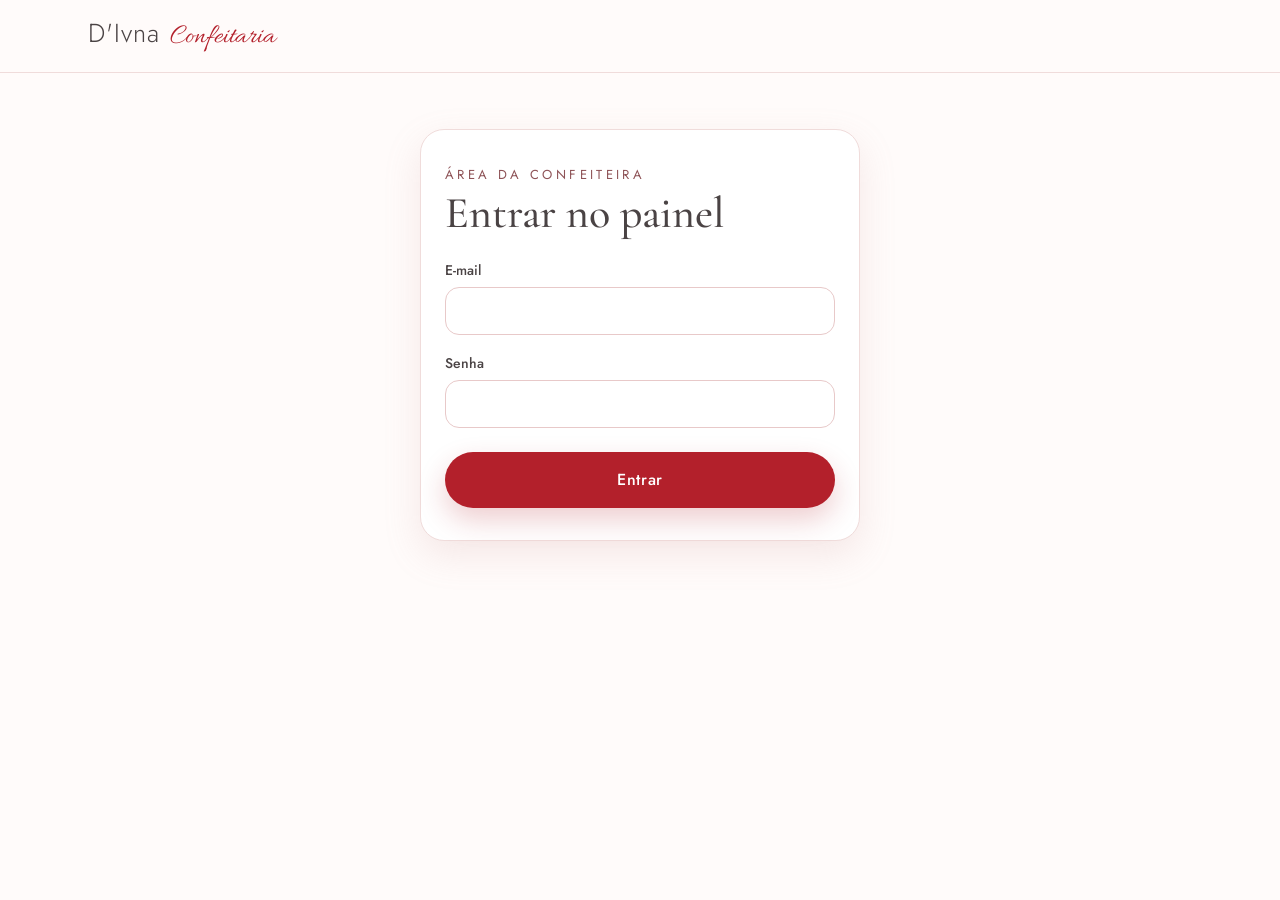
<file: pedidos.html>
<!DOCTYPE html>
<html lang="pt-BR">
<head>
  <meta charset="utf-8">
  <meta name="viewport" content="width=device-width, initial-scale=1">
  <meta name="robots" content="noindex, nofollow">
  <title>Pedidos | D'Ivna Confeitaria</title>
  <meta name="theme-color" content="#F9ECEB">
  <link rel="icon" type="image/svg+xml" href="assets/favicon.svg">

  <link rel="preconnect" href="https://fonts.googleapis.com">
  <link rel="preconnect" href="https://fonts.gstatic.com" crossorigin>
  <link href="https://fonts.googleapis.com/css2?family=Allura&family=Cormorant+Garamond:ital,wght@0,500;0,600;1,500&family=Jost:wght@300;400;500&display=swap" rel="stylesheet">
  <link rel="stylesheet" href="style.css">
  <link rel="stylesheet" href="pedidos.css">
</head>
<body class="adm">
  <!-- Painel privado da confeiteira. Os dados só aparecem para a conta autorizada
       (regras do banco em supabase/pedidos.sql). Esta página não aparece no site. -->

  <header class="topo">
    <div class="topo-interno">
      <a class="marca" href="index.html" aria-label="Ir para o site da D'Ivna Confeitaria">
        <span class="marca-nome">D'Ivna</span>
        <span class="marca-script">Confeitaria</span>
      </a>
      <div class="adm-conta" id="conta" hidden>
        <span class="adm-email" id="conta-email"></span>
        <button type="button" class="adm-btn-sec" id="btn-sair">Sair</button>
      </div>
    </div>
  </header>

  <main class="adm-main">
    <!-- ===================== AVISO DE CONFIGURAÇÃO ===================== -->
    <section class="adm-cartao adm-estreito" id="tela-config" hidden>
      <h1 class="adm-titulo">Painel ainda não configurado</h1>
      <p>Preencha <code>SUPABASE_URL</code> e <code>SUPABASE_CHAVE</code> no arquivo <code>config.js</code> (o README explica o passo a passo).</p>
    </section>

    <!-- ===================== LOGIN ===================== -->
    <section class="adm-cartao adm-estreito" id="tela-login" hidden aria-labelledby="titulo-login">
      <span class="eyebrow">Área da confeiteira</span>
      <h1 class="adm-titulo" id="titulo-login">Entrar no painel</h1>
      <form id="form-login" class="adm-form" novalidate>
        <div class="campo">
          <label for="login-email">E-mail</label>
          <input type="email" id="login-email" autocomplete="username" inputmode="email" required>
        </div>
        <div class="campo">
          <label for="login-senha">Senha</label>
          <input type="password" id="login-senha" autocomplete="current-password" required>
        </div>
        <p class="erro" id="erro-login" role="alert" hidden></p>
        <button type="submit" class="btn-principal btn-cheio" id="btn-entrar">Entrar</button>
      </form>
    </section>

    <!-- ===================== SEM PERMISSÃO ===================== -->
    <section class="adm-cartao adm-estreito" id="tela-sem-acesso" hidden>
      <h1 class="adm-titulo">Sem acesso</h1>
      <p>Esta conta entrou, mas não tem permissão para ver os pedidos. Peça para cadastrá-la como administradora (README, passo do Supabase).</p>
      <button type="button" class="adm-btn-sec" id="btn-sair-2">Sair e entrar com outra conta</button>
    </section>

    <!-- ===================== PAINEL ===================== -->
    <section id="tela-painel" hidden aria-labelledby="titulo-painel">
      <div class="adm-abas" role="group" aria-label="Seção do painel">
        <button type="button" class="adm-aba" data-aba="pedidos" aria-pressed="true">Pedidos</button>
        <button type="button" class="adm-aba" data-aba="depoimentos" aria-pressed="false">Depoimentos <span class="adm-contador" id="contador-dep" hidden>0</span></button>
      </div>

      <div id="aba-pedidos">
      <div class="adm-cabecalho">
        <div>
          <span class="eyebrow">Painel</span>
          <h1 class="adm-titulo" id="titulo-painel">Pedidos</h1>
        </div>
        <div class="adm-acoes">
          <button type="button" class="adm-btn-sec" id="btn-atualizar">Atualizar</button>
          <button type="button" class="adm-btn-sec" id="btn-csv">Baixar planilha (CSV)</button>
        </div>
      </div>

      <div class="adm-filtros">
        <div class="adm-chips" role="group" aria-label="Período">
          <button type="button" class="adm-chip" data-periodo="hoje">Hoje</button>
          <button type="button" class="adm-chip" data-periodo="semana">Esta semana</button>
          <button type="button" class="adm-chip" data-periodo="mes">Este mês</button>
          <button type="button" class="adm-chip" data-periodo="mes-passado">Mês passado</button>
          <button type="button" class="adm-chip" data-periodo="datas">Escolher datas</button>
        </div>
        <form class="adm-datas" id="form-datas" hidden>
          <label>De <input type="date" id="data-de" required></label>
          <label>Até <input type="date" id="data-ate" required></label>
          <button type="submit" class="adm-btn-sec">Ver</button>
        </form>
        <p class="adm-intervalo" id="intervalo" aria-live="polite"></p>
      </div>

      <div class="adm-resumo" id="resumo">
        <div class="adm-numero">
          <span class="adm-rotulo">Vendido</span>
          <strong id="r-vendido">R$ 0,00</strong>
          <span class="adm-detalhe" id="r-vendido-qtd">confirmados e entregues</span>
        </div>
        <div class="adm-numero">
          <span class="adm-rotulo">Aguardando confirmação</span>
          <strong id="r-novos">0</strong>
          <span class="adm-detalhe" id="r-novos-valor">R$ 0,00</span>
        </div>
        <div class="adm-numero">
          <span class="adm-rotulo">Pedidos no período</span>
          <strong id="r-total">0</strong>
          <span class="adm-detalhe" id="r-cancelados">0 cancelados</span>
        </div>
      </div>

      <div class="adm-chips adm-chips-status" role="group" aria-label="Filtrar por status">
        <button type="button" class="adm-chip" data-status="todos">Todos</button>
        <button type="button" class="adm-chip" data-status="novo">Novos</button>
        <button type="button" class="adm-chip" data-status="confirmado">Confirmados</button>
        <button type="button" class="adm-chip" data-status="entregue">Entregues</button>
        <button type="button" class="adm-chip" data-status="cancelado">Cancelados</button>
      </div>

      <p class="adm-aviso" id="aviso" role="status" hidden></p>
      <p class="adm-vazio" id="vazio" hidden>Nenhum pedido neste período.</p>
      <ol class="adm-lista" id="lista"></ol>
      </div>

      <!-- ===================== DEPOIMENTOS (aprovar antes de aparecer no site) ===================== -->
      <div id="aba-depoimentos" hidden>
        <div class="adm-cabecalho">
          <div>
            <span class="eyebrow">Painel</span>
            <h2 class="adm-titulo">Depoimentos</h2>
          </div>
          <div class="adm-acoes">
            <button type="button" class="adm-btn-sec" id="btn-atualizar-dep">Atualizar</button>
          </div>
        </div>
        <p class="adm-intro">Os depoimentos enviados pelos clientes chegam aqui como <strong>Pendentes</strong>. Só aparecem no site os que você <strong>aprovar</strong>.</p>

        <div class="adm-chips adm-chips-dep" role="group" aria-label="Filtrar depoimentos">
          <button type="button" class="adm-chip" data-dep-status="pendente">Pendentes</button>
          <button type="button" class="adm-chip" data-dep-status="aprovado">Aprovados</button>
          <button type="button" class="adm-chip" data-dep-status="escondido">Escondidos</button>
          <button type="button" class="adm-chip" data-dep-status="todos">Todos</button>
        </div>

        <p class="adm-aviso" id="aviso-dep" role="status" hidden></p>
        <p class="adm-vazio" id="vazio-dep" hidden>Nenhum depoimento aqui.</p>
        <ol class="adm-lista" id="lista-dep"></ol>
      </div>
    </section>
  </main>

  <script src="config.js"></script>
  <script src="pedidos.js"></script>
</body>
</html>
</file>
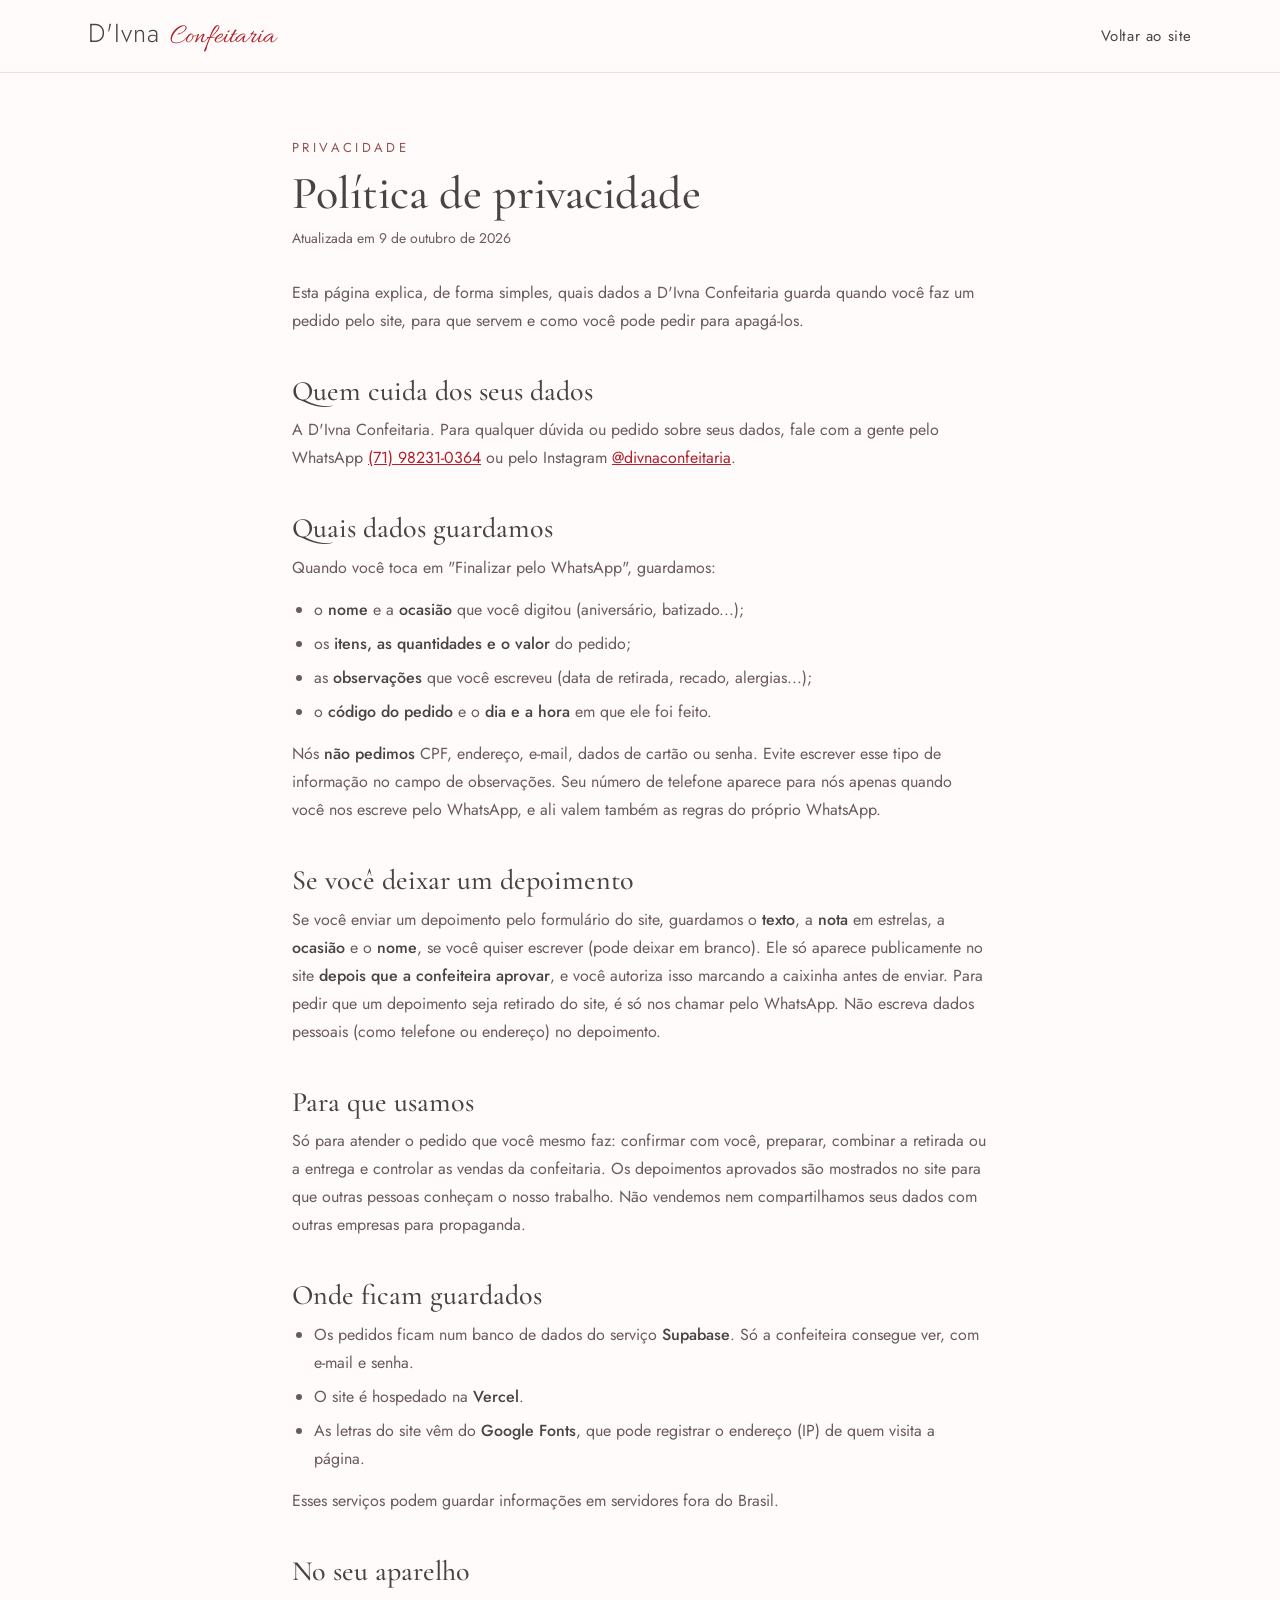
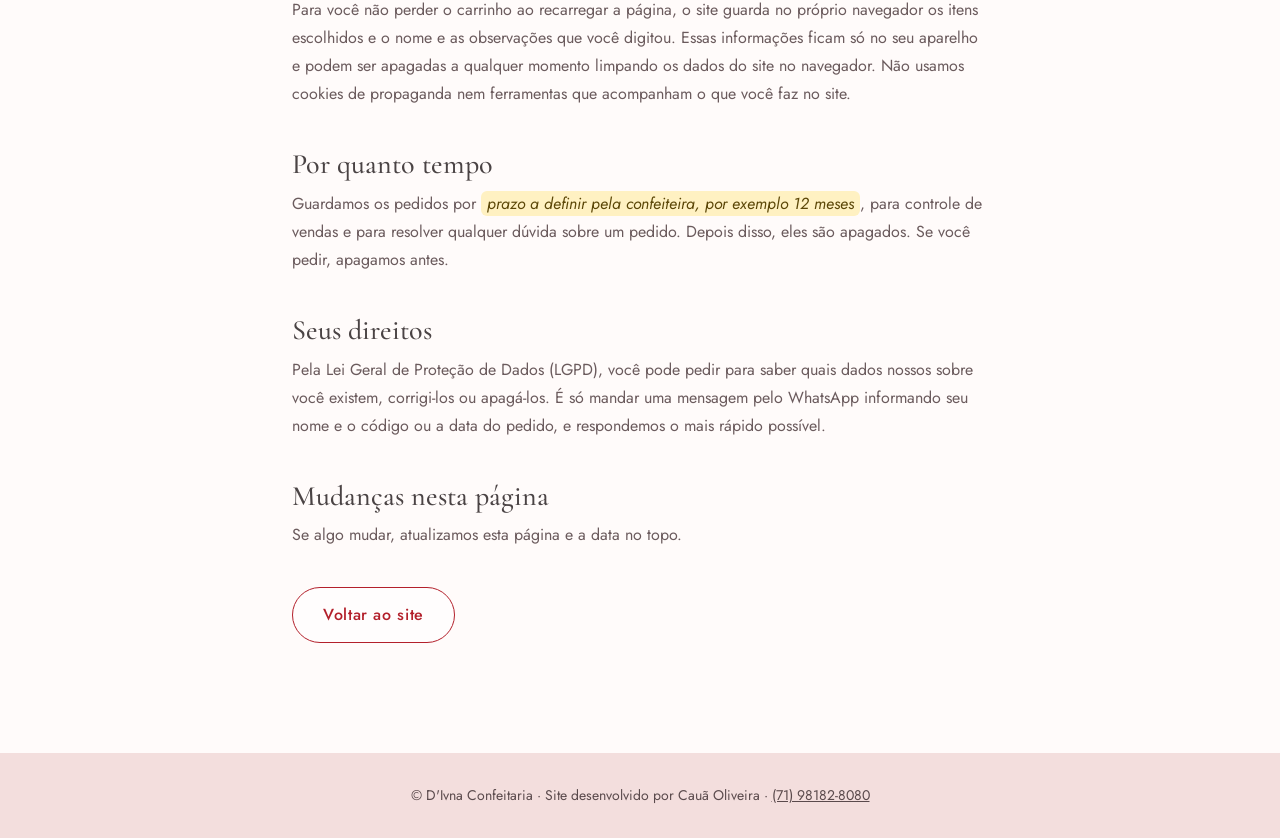
<file: privacidade.html>
<!DOCTYPE html>
<html lang="pt-BR">
<head>
  <meta charset="utf-8">
  <meta name="viewport" content="width=device-width, initial-scale=1">
  <title>Política de privacidade | D'Ivna Confeitaria</title>
  <meta name="description" content="Como a D'Ivna Confeitaria guarda e usa os dados de quem faz um pedido pelo site.">
  <meta name="theme-color" content="#F9ECEB">
  <link rel="canonical" href="https://divnaconfeitaria.com.br/privacidade.html">
  <link rel="icon" type="image/svg+xml" href="assets/favicon.svg">

  <link rel="preconnect" href="https://fonts.googleapis.com">
  <link rel="preconnect" href="https://fonts.gstatic.com" crossorigin>
  <link href="https://fonts.googleapis.com/css2?family=Allura&family=Cormorant+Garamond:ital,wght@0,500;0,600;1,500&family=Jost:wght@300;400;500&display=swap" rel="stylesheet">
  <link rel="stylesheet" href="style.css">
</head>
<body>
  <header class="topo">
    <div class="topo-interno">
      <a class="marca" href="index.html" aria-label="D'Ivna Confeitaria, voltar ao site">
        <span class="marca-nome">D'Ivna</span>
        <span class="marca-script">Confeitaria</span>
      </a>
      <nav class="nav" aria-label="Principal">
        <a class="link" href="index.html">Voltar ao site</a>
      </nav>
    </div>
  </header>

  <main class="pagina-texto">
    <span class="eyebrow">Privacidade</span>
    <h1 class="titulo-secao">Política de privacidade</h1>
    <p class="pagina-data">Atualizada em 9 de outubro de 2026</p>

    <p>Esta página explica, de forma simples, quais dados a D'Ivna Confeitaria guarda quando você faz um pedido pelo site, para que servem e como você pode pedir para apagá-los.</p>

    <h2>Quem cuida dos seus dados</h2>
    <p>A D'Ivna Confeitaria. Para qualquer dúvida ou pedido sobre seus dados, fale com a gente pelo WhatsApp
      <a href="https://wa.me/5571982310364" target="_blank" rel="noopener">(71) 98231-0364</a>
      ou pelo Instagram <a href="https://www.instagram.com/divnaconfeitaria" target="_blank" rel="noopener">@divnaconfeitaria</a>.</p>

    <h2>Quais dados guardamos</h2>
    <p>Quando você toca em "Finalizar pelo WhatsApp", guardamos:</p>
    <ul>
      <li>o <strong>nome</strong> e a <strong>ocasião</strong> que você digitou (aniversário, batizado...);</li>
      <li>os <strong>itens, as quantidades e o valor</strong> do pedido;</li>
      <li>as <strong>observações</strong> que você escreveu (data de retirada, recado, alergias...);</li>
      <li>o <strong>código do pedido</strong> e o <strong>dia e a hora</strong> em que ele foi feito.</li>
    </ul>
    <p>Nós <strong>não pedimos</strong> CPF, endereço, e-mail, dados de cartão ou senha. Evite escrever esse tipo de informação no campo de observações. Seu número de telefone aparece para nós apenas quando você nos escreve pelo WhatsApp, e ali valem também as regras do próprio WhatsApp.</p>

    <h2>Se você deixar um depoimento</h2>
    <p>Se você enviar um depoimento pelo formulário do site, guardamos o <strong>texto</strong>, a <strong>nota</strong> em estrelas, a <strong>ocasião</strong> e o <strong>nome</strong>, se você quiser escrever (pode deixar em branco). Ele só aparece publicamente no site <strong>depois que a confeiteira aprovar</strong>, e você autoriza isso marcando a caixinha antes de enviar. Para pedir que um depoimento seja retirado do site, é só nos chamar pelo WhatsApp. Não escreva dados pessoais (como telefone ou endereço) no depoimento.</p>

    <h2>Para que usamos</h2>
    <p>Só para atender o pedido que você mesmo faz: confirmar com você, preparar, combinar a retirada ou a entrega e controlar as vendas da confeitaria. Os depoimentos aprovados são mostrados no site para que outras pessoas conheçam o nosso trabalho. Não vendemos nem compartilhamos seus dados com outras empresas para propaganda.</p>

    <h2>Onde ficam guardados</h2>
    <ul>
      <li>Os pedidos ficam num banco de dados do serviço <strong>Supabase</strong>. Só a confeiteira consegue ver, com e-mail e senha.</li>
      <li>O site é hospedado na <strong>Vercel</strong>.</li>
      <li>As letras do site vêm do <strong>Google Fonts</strong>, que pode registrar o endereço (IP) de quem visita a página.</li>
    </ul>
    <p>Esses serviços podem guardar informações em servidores fora do Brasil.</p>

    <h2>No seu aparelho</h2>
    <p>Para você não perder o carrinho ao recarregar a página, o site guarda no próprio navegador os itens escolhidos e o nome e as observações que você digitou. Essas informações ficam só no seu aparelho e podem ser apagadas a qualquer momento limpando os dados do site no navegador. Não usamos cookies de propaganda nem ferramentas que acompanham o que você faz no site.</p>

    <h2>Por quanto tempo</h2>
    <p>Guardamos os pedidos por <span class="completar">prazo a definir pela confeiteira, por exemplo 12 meses</span>, para controle de vendas e para resolver qualquer dúvida sobre um pedido. Depois disso, eles são apagados. Se você pedir, apagamos antes.</p>

    <h2>Seus direitos</h2>
    <p>Pela Lei Geral de Proteção de Dados (LGPD), você pode pedir para saber quais dados nossos sobre você existem, corrigi-los ou apagá-los. É só mandar uma mensagem pelo WhatsApp informando seu nome e o código ou a data do pedido, e respondemos o mais rápido possível.</p>

    <h2>Mudanças nesta página</h2>
    <p>Se algo mudar, atualizamos esta página e a data no topo.</p>

    <p><a class="btn-secundario" href="index.html">Voltar ao site</a></p>
  </main>

  <footer class="rodape rodape-simples">
    <div class="rodape-interno">
      <p class="copy">© D'Ivna Confeitaria<span class="copy-sep" aria-hidden="true"> · </span><span class="copy-autor">Site desenvolvido por Cauã Oliveira · <a class="copy-tel" href="https://wa.me/5571981828080" target="_blank" rel="noopener" aria-label="Falar com o desenvolvedor, Cauã Oliveira, pelo WhatsApp">(71) 98182-8080</a></span></p>
    </div>
  </footer>
</body>
</html>
</file>
<file: style.css>
/* =====================================================================
   D'Ivna Confeitaria — estilos
   Paleta, tipografia e componentes. Mobile-first.
   ===================================================================== */

:root {
  --fundo: #FFFBFA;
  --fundo-hero: #F9ECEB;
  --rosa-claro: #F3DEDD;
  --rosa-seda: #E8C9C9;
  --rosa-taupe: #D9A5A7;
  --rosa-profundo: #C98F91;
  --rosa-texto: #8E5357;
  --cereja: #B3202B;
  --cereja-escura: #951A24;
  --cereja-suave: #FBEFEF;
  --texto: #4A4344;
  --texto-suave: #6B5B5D;
  --linha: #F0DCDB;

  --fonte-titulo: "Cormorant Garamond", Georgia, "Times New Roman", serif;
  --fonte-texto: "Jost", system-ui, -apple-system, "Segoe UI", Roboto, sans-serif;
  --fonte-script: "Allura", "Brush Script MT", cursive;

  --topo-h: 72px;
  --raio-card: 24px;
  --sombra-suave: 0 14px 36px rgba(201, 143, 145, 0.18);
}

/* ---------- Base ---------- */
*, *::before, *::after { box-sizing: border-box; }

html {
  scroll-behavior: smooth;
  -webkit-text-size-adjust: 100%;
}

body {
  margin: 0;
  background: var(--fundo);
  color: var(--texto);
  font-family: var(--fonte-texto);
  font-size: 16px;
  line-height: 1.5;
  -webkit-font-smoothing: antialiased;
}

body.sem-rolagem { overflow: hidden; }

img, svg { display: block; max-width: 100%; }
button, input, textarea { font: inherit; color: inherit; }
button { cursor: pointer; }
a { color: inherit; text-decoration: none; }
[hidden] { display: none !important; }
[tabindex="-1"]:focus { outline: none; }

:focus-visible {
  outline: 3px solid var(--cereja);
  outline-offset: 3px;
  border-radius: 8px;
}

.sr-only {
  position: absolute;
  width: 1px; height: 1px;
  margin: -1px; padding: 0;
  overflow: hidden;
  clip: rect(0, 0, 0, 0);
  white-space: nowrap;
  border: 0;
}

.pular-link {
  position: absolute;
  left: 12px; top: -64px;
  z-index: 100;
  padding: 10px 18px;
  border-radius: 999px;
  background: var(--cereja);
  color: #fff;
}
.pular-link:focus { top: 12px; }

/* ---------- Cabeçalho ---------- */
.topo {
  position: sticky;
  top: 0;
  z-index: 30;
  background: rgba(255, 251, 250, 0.92);
  -webkit-backdrop-filter: blur(10px);
  backdrop-filter: blur(10px);
  border-bottom: 1px solid var(--linha);
}

.topo-interno {
  display: flex;
  align-items: center;
  justify-content: space-between;
  gap: 16px;
  max-width: 1200px;
  min-height: var(--topo-h);
  margin: 0 auto;
  padding: 12px clamp(16px, 5vw, 48px);
}

.marca { display: flex; align-items: baseline; gap: 10px; }
.marca-nome { font-weight: 300; font-size: 26px; letter-spacing: 0.04em; }
.marca-script { font-family: var(--fonte-script); font-size: 28px; color: var(--cereja); }

.nav { display: flex; align-items: center; gap: 28px; }
.nav .link { font-size: 15px; letter-spacing: 0.04em; }
.nav .link:hover { color: var(--cereja); }

.btn-carrinho {
  display: inline-flex;
  align-items: center;
  gap: 10px;
  height: 44px;
  padding: 0 16px 0 18px;
  border: 1px solid var(--rosa-seda);
  border-radius: 999px;
  background: #fff;
  font-size: 15px;
  transition: border-color 0.2s, box-shadow 0.2s;
}
.btn-carrinho:hover { border-color: var(--rosa-taupe); box-shadow: 0 6px 16px rgba(201, 143, 145, 0.18); }

.contador {
  display: inline-flex;
  align-items: center;
  justify-content: center;
  min-width: 22px;
  height: 22px;
  padding: 0 6px;
  border-radius: 11px;
  background: var(--cereja);
  color: #fff;
  font-size: 12px;
  font-weight: 500;
}
.contador.pulo { animation: pulo 0.4s ease; }
@keyframes pulo {
  0% { transform: scale(1); }
  40% { transform: scale(1.35); }
  100% { transform: scale(1); }
}

/* ---------- Hero ---------- */
.hero {
  background: var(--fundo-hero);
  padding: 40px clamp(16px, 5vw, 64px) 80px;
  text-align: center;
}

.hero-interno {
  display: flex;
  flex-direction: column;
  align-items: center;
  gap: 28px;
  max-width: 720px;
  margin: 0 auto;
}

/* A logo tem fundo branco: "multiply" faz o branco sumir sobre o rosa */
.logo {
  width: min(480px, 100%);
  height: auto;
  mix-blend-mode: multiply;
}

.hero h1 {
  margin: 0;
  font-family: var(--fonte-titulo);
  font-weight: 500;
  font-size: clamp(34px, 5vw, 50px);
  line-height: 1.12;
}
.hero h1 em { font-style: italic; color: var(--cereja); }

.hero-texto {
  margin: 0;
  max-width: 540px;
  font-size: 18px;
  line-height: 1.65;
  color: var(--texto-suave);
}

.hero-nota { margin: 0; font-size: 14px; color: var(--texto-suave); }

.hero-conteudo {
  display: flex;
  flex-direction: column;
  align-items: center;
  gap: 28px;
}

.hero-botoes {
  display: flex;
  flex-wrap: wrap;
  justify-content: center;
  gap: 12px;
}

/* Fotos do topo (destaques de galeria.js). Celular: faixa com três fotos */
.hero-mosaico {
  display: grid;
  grid-template-columns: repeat(3, minmax(0, 1fr));
  gap: 10px;
  width: 100%;
  max-width: 560px;
}
.mosaico-item {
  aspect-ratio: 3 / 4;
  border-radius: 18px;
  overflow: hidden;
  background: var(--rosa-claro);
  box-shadow: var(--sombra-suave);
}
.mosaico-item img { width: 100%; height: 100%; object-fit: cover; }
.mosaico-item .foto-vazia { gap: 4px; padding: 8px; }
.mosaico-item .foto-vazia svg { width: 28px; height: 28px; }
.mosaico-item .foto-vazia-legenda { font-size: 14px; }
.mosaico-item .foto-vazia-aviso { display: none; }

/* Computador: texto à esquerda, fotos à direita */
@media (min-width: 960px) {
  .hero.com-mosaico { padding-top: 64px; padding-bottom: 96px; text-align: left; }
  .hero.com-mosaico .hero-interno {
    flex-direction: row;
    justify-content: space-between;
    gap: clamp(40px, 6vw, 88px);
    max-width: 1200px;
  }
  .hero.com-mosaico .hero-conteudo { flex: 1 1 0; align-items: flex-start; }
  .hero.com-mosaico .logo { width: min(400px, 100%); }
  .hero.com-mosaico .hero-botoes { justify-content: flex-start; }

  .hero-mosaico {
    flex: 1 1 0;
    grid-template-columns: minmax(0, 1.15fr) minmax(0, 1fr);
    grid-template-rows: repeat(2, minmax(0, 1fr));
    gap: 16px;
    max-width: 540px;
    aspect-ratio: 1 / 1.05;
  }
  .mosaico-item { aspect-ratio: auto; border-radius: 24px; }
  .mosaico-item:first-child { grid-row: span 2; }
  .mosaico-item .foto-vazia { gap: 8px; padding: 16px; }
  .mosaico-item .foto-vazia svg { width: 40px; height: 40px; }
  .mosaico-item .foto-vazia-legenda { font-size: 19px; }
  .mosaico-item .foto-vazia-aviso { display: block; }
}

/* ---------- Botões principais ---------- */
.btn-principal {
  display: inline-flex;
  align-items: center;
  justify-content: center;
  gap: 12px;
  min-height: 56px;
  padding: 0 34px;
  border: none;
  border-radius: 999px;
  background: var(--cereja);
  color: #fff;
  font-size: 16px;
  font-weight: 500;
  letter-spacing: 0.04em;
  box-shadow: 0 12px 28px rgba(179, 32, 43, 0.22);
  transition: background 0.2s, transform 0.2s, box-shadow 0.2s;
}
.btn-principal:hover {
  background: var(--cereja-escura);
  transform: translateY(-2px);
  box-shadow: 0 16px 32px rgba(179, 32, 43, 0.28);
}
.btn-principal:disabled {
  background: var(--rosa-seda);
  color: #5A4A4C;
  box-shadow: none;
  cursor: not-allowed;
  transform: none;
}
.btn-cheio { width: 100%; }

.btn-secundario {
  display: inline-flex;
  align-items: center;
  justify-content: center;
  gap: 10px;
  min-height: 56px;
  padding: 0 30px;
  border: 1.5px solid var(--cereja);
  border-radius: 999px;
  background: rgba(255, 255, 255, 0.6);
  color: var(--cereja);
  font-size: 16px;
  font-weight: 500;
  letter-spacing: 0.04em;
  transition: background 0.2s, transform 0.2s;
}
.btn-secundario:hover { background: var(--cereja-suave); transform: translateY(-2px); }

/* Botão branco sobre a faixa vermelha de festas */
.btn-claro {
  display: inline-flex;
  align-items: center;
  justify-content: center;
  gap: 12px;
  min-height: 56px;
  padding: 0 32px;
  border-radius: 999px;
  background: #fff;
  color: var(--cereja);
  font-size: 16px;
  font-weight: 500;
  letter-spacing: 0.03em;
  box-shadow: 0 14px 30px rgba(60, 10, 14, 0.25);
  transition: background 0.2s, transform 0.2s;
}
.btn-claro:hover { background: var(--cereja-suave); transform: translateY(-2px); }

/* ---------- Seção do cardápio ---------- */
.cardapio {
  padding: 96px clamp(16px, 5vw, 64px) 120px;
  scroll-margin-top: var(--topo-h);
}

.cardapio-interno {
  display: flex;
  flex-direction: column;
  gap: 44px;
  max-width: 880px;
  margin: 0 auto;
}

.cabecalho-secao {
  display: flex;
  flex-direction: column;
  align-items: center;
  gap: 12px;
  text-align: center;
}

.eyebrow {
  font-size: 13px;
  letter-spacing: 0.26em;
  text-transform: uppercase;
  color: var(--rosa-texto);
}

.titulo-secao {
  margin: 0;
  font-family: var(--fonte-titulo);
  font-weight: 500;
  font-size: clamp(34px, 4.4vw, 46px);
  line-height: 1.1;
}

.subtitulo-secao { margin: 0; color: var(--texto-suave); }

/* ---------- Categorias (sanfona) ---------- */
.categorias { display: flex; flex-direction: column; gap: 16px; }

.categoria {
  background: #fff;
  border: 1px solid var(--linha);
  border-radius: var(--raio-card);
  scroll-margin-top: calc(var(--topo-h) + 16px);
  transition: border-color 0.25s, box-shadow 0.25s;
}
.categoria.aberta {
  border-color: var(--rosa-seda);
  box-shadow: var(--sombra-suave);
}

.categoria-titulo { margin: 0; font: inherit; }

.categoria-botao {
  display: flex;
  align-items: center;
  gap: 20px;
  width: 100%;
  padding: 20px 24px;
  border: none;
  border-radius: var(--raio-card);
  background: transparent;
  text-align: left;
}

.cat-icone {
  display: grid;
  place-items: center;
  flex: none;
  width: 56px;
  height: 56px;
  border-radius: 50%;
  background: var(--rosa-claro);
  overflow: hidden;
}
.categoria:nth-child(even) .cat-icone { background: var(--rosa-seda); }
.cat-icone.com-foto img { width: 100%; height: 100%; object-fit: cover; }

.cat-textos {
  display: flex;
  flex-direction: column;
  gap: 2px;
  flex: 1;
  min-width: 0;
}
.cat-nome {
  font-family: var(--fonte-titulo);
  font-weight: 500;
  font-size: 28px;
  line-height: 1.1;
}
.cat-apoio { font-size: 14px; color: var(--texto-suave); }

.cat-seta {
  display: grid;
  place-items: center;
  flex: none;
  width: 44px;
  height: 44px;
  border: 1px solid var(--rosa-seda);
  border-radius: 50%;
  transition: transform 0.3s, background 0.3s;
}
.categoria.aberta .cat-seta { transform: rotate(180deg); background: var(--fundo-hero); }

/* Abre e fecha animando a altura (grid 0fr -> 1fr) */
.categoria-painel {
  display: grid;
  grid-template-rows: 0fr;
  visibility: hidden;
  transition: grid-template-rows 0.32s ease, visibility 0s linear 0.32s;
}
.categoria.aberta .categoria-painel {
  grid-template-rows: 1fr;
  visibility: visible;
  transition: grid-template-rows 0.32s ease, visibility 0s;
}
.categoria-conteudo { min-height: 0; overflow: hidden; }
.categoria-miolo {
  margin: 0 28px;
  padding: 4px 0 24px;
  border-top: 1px solid var(--linha);
}

/* ---------- Seções e itens ---------- */
.secao + .secao { margin-top: 20px; }

.secao-topo {
  display: flex;
  align-items: baseline;
  justify-content: space-between;
  gap: 12px;
  padding: 16px 0 4px;
}
.secao-titulo {
  margin: 0;
  font-family: var(--fonte-titulo);
  font-style: italic;
  font-weight: 500;
  font-size: 22px;
}
.secao-preco {
  font-size: 15px;
  font-weight: 500;
  color: var(--cereja);
  white-space: nowrap;
}

.lista-itens {
  display: grid;
  grid-template-columns: repeat(auto-fit, minmax(min(100%, 300px), 1fr));
  column-gap: 40px;
  margin: 0;
  padding: 0;
  list-style: none;
}

.item {
  display: flex;
  align-items: center;
  gap: 12px;
  min-height: 64px;
  padding: 10px 0;
  border-bottom: 1px solid var(--linha);
}
.item-textos { display: flex; flex-direction: column; flex: 1; min-width: 0; }
.item-nome { font-size: 16px; line-height: 1.3; }
.item-obs { font-size: 13px; color: var(--texto-suave); }
.item-preco { font-weight: 500; color: var(--cereja); white-space: nowrap; }
.item-controle { display: flex; flex: none; }

/* ---------- Controles de quantidade ---------- */
.btn-mais {
  display: grid;
  place-items: center;
  width: 44px;
  height: 44px;
  border: 1.5px solid var(--cereja);
  border-radius: 50%;
  background: #fff;
  color: var(--cereja);
  transition: background 0.2s, transform 0.15s;
}
.btn-mais:hover { background: var(--cereja-suave); }
.btn-mais:active { transform: scale(0.94); }

.stepper {
  display: flex;
  align-items: center;
  height: 44px;
  padding: 0 4px;
  border: 1.5px solid var(--cereja);
  border-radius: 999px;
  background: #fff;
  color: var(--cereja);
}
.stepper button {
  display: grid;
  place-items: center;
  width: 36px;
  height: 36px;
  padding: 0;
  border: none;
  border-radius: 50%;
  background: transparent;
  color: var(--cereja);
  transition: background 0.2s;
}
.stepper button:hover { background: var(--cereja-suave); }
.stepper input {
  width: 46px;
  padding: 0;
  border: none;
  background: transparent;
  color: var(--texto);
  font-size: 16px;
  font-weight: 500;
  text-align: center;
}
.stepper input:focus-visible { outline-offset: 0; border-radius: 6px; }

.btn-consultar {
  display: inline-flex;
  align-items: center;
  gap: 8px;
  height: 44px;
  padding: 0 16px;
  border: 1.5px solid var(--cereja);
  border-radius: 999px;
  color: var(--cereja);
  font-size: 14px;
  font-weight: 500;
  white-space: nowrap;
  transition: background 0.2s;
}
.btn-consultar:hover { background: var(--cereja-suave); }

.aviso-min {
  align-self: center;
  margin: 0;
  padding: 10px 20px;
  border-radius: 999px;
  background: var(--rosa-claro);
  color: #5A4A4C;
  font-size: 14px;
  text-align: center;
}

/* ---------- Barra flutuante do carrinho ---------- */
.barra {
  position: fixed;
  left: 50%;
  bottom: 20px;
  z-index: 40;
  display: flex;
  align-items: center;
  justify-content: space-between;
  gap: 20px;
  width: min(560px, calc(100% - 32px));
  padding: 8px 8px 8px 24px;
  border-radius: 999px;
  background: var(--texto);
  color: #fff;
  box-shadow: 0 18px 40px rgba(74, 67, 68, 0.28);
  transform: translateX(-50%);
  animation: subir 0.35s ease;
}
@keyframes subir {
  from { opacity: 0; transform: translate(-50%, 16px); }
  to { opacity: 1; transform: translate(-50%, 0); }
}
.barra-resumo { display: flex; align-items: center; gap: 10px; min-width: 0; font-size: 15px; white-space: nowrap; }
.btn-barra {
  height: 48px;
  padding: 0 22px;
  border: none;
  border-radius: 999px;
  background: var(--cereja);
  color: #fff;
  font-size: 15px;
  font-weight: 500;
  letter-spacing: 0.03em;
  white-space: nowrap;
  transition: background 0.2s;
}
.btn-barra:hover { background: var(--cereja-escura); }
.barra :focus-visible { outline-color: #fff; }

/* ---------- Painel do carrinho ---------- */
.overlay {
  position: fixed;
  inset: 0;
  z-index: 50;
  background: rgba(74, 67, 68, 0.4);
  opacity: 0;
  visibility: hidden;
  transition: opacity 0.3s, visibility 0s linear 0.3s;
}
.overlay.aberto { opacity: 1; visibility: visible; transition: opacity 0.3s; }

/* Celular: painel sobe de baixo */
.painel {
  position: fixed;
  left: 0; right: 0; bottom: 0;
  z-index: 60;
  display: flex;
  flex-direction: column;
  max-height: 92vh;
  max-height: 92dvh;
  border-radius: 24px 24px 0 0;
  background: var(--fundo);
  box-shadow: 0 -20px 60px rgba(74, 67, 68, 0.2);
  transform: translateY(100%);
  visibility: hidden;
  transition: transform 0.32s ease, visibility 0s linear 0.32s;
}
.painel.aberto { transform: none; visibility: visible; transition: transform 0.32s ease, visibility 0s; }

/* Computador: painel lateral */
@media (min-width: 768px) {
  .painel {
    top: 0; left: auto;
    width: min(460px, 100%);
    height: 100vh;
    height: 100dvh;
    max-height: none;
    border-radius: 24px 0 0 24px;
    box-shadow: -20px 0 60px rgba(74, 67, 68, 0.2);
    transform: translateX(100%);
  }
}

.painel-topo {
  display: flex;
  align-items: center;
  justify-content: space-between;
  padding: 20px 20px 8px;
}
.painel-topo h2 {
  margin: 0;
  font-family: var(--fonte-titulo);
  font-weight: 500;
  font-size: 32px;
  line-height: 1.1;
}

.btn-icone {
  display: grid;
  place-items: center;
  width: 44px;
  height: 44px;
  border: 1px solid var(--rosa-seda);
  border-radius: 50%;
  background: #fff;
}

.painel-corpo {
  display: flex;
  flex-direction: column;
  flex: 1;
  gap: 20px;
  padding: 12px 20px 20px;
  overflow-y: auto;
  overscroll-behavior: contain;
}

.vazio {
  margin: 0;
  padding: 24px 16px;
  border: 1px dashed var(--rosa-seda);
  border-radius: 20px;
  color: var(--texto-suave);
  text-align: center;
}

.itens-carrinho {
  border: 1px solid var(--linha);
  border-radius: 20px;
  background: #fff;
}
.linha-carrinho {
  display: flex;
  align-items: center;
  gap: 14px;
  padding: 12px 14px;
}
.linha-carrinho + .linha-carrinho { border-top: 1px solid var(--linha); }
.linha-textos { display: flex; flex-direction: column; gap: 2px; flex: 1; min-width: 0; }
.linha-nome {
  margin: 0;
  font-family: var(--fonte-titulo);
  font-weight: 500;
  font-size: 20px;
  line-height: 1.15;
}
.linha-calculo { font-size: 13px; color: var(--texto-suave); }
.linha-subtotal { font-size: 16px; font-weight: 500; color: var(--cereja); }
.linha-acoes { display: flex; flex-direction: column; align-items: flex-end; gap: 2px; flex: none; }
.link-remover { padding: 6px 4px; }

.campo { display: flex; flex-direction: column; gap: 6px; }
.campo label { font-size: 14px; font-weight: 500; }
.campo input,
.campo textarea {
  width: 100%;
  border: 1px solid var(--rosa-seda);
  border-radius: 14px;
  background: #fff;
  color: var(--texto);
  font-size: 16px;
}
.campo input { height: 48px; padding: 0 16px; }
.campo textarea { min-height: 84px; padding: 12px 16px; resize: vertical; }
.campo input[aria-invalid="true"] { border-color: var(--cereja); }
.erro { margin: 0; font-size: 13px; color: var(--cereja); }

.painel-rodape {
  display: flex;
  flex-direction: column;
  gap: 14px;
  padding: 16px 20px calc(24px + env(safe-area-inset-bottom, 0px));
  border-top: 1px solid var(--linha);
  background: var(--fundo);
}
.total { display: flex; align-items: baseline; justify-content: space-between; }
.total span { color: var(--texto-suave); }
.total-valor {
  font-family: var(--fonte-titulo);
  font-weight: 600;
  font-size: 34px;
  line-height: 1;
  color: var(--cereja);
}
.nota-painel {
  margin: 0;
  font-size: 13px;
  line-height: 1.5;
  text-align: center;
  color: var(--texto-suave);
}
.nota-painel a { text-decoration: underline; color: var(--cereja); }

.link-discreto {
  align-self: center;
  padding: 8px;
  border: none;
  background: none;
  font-size: 13px;
  color: var(--texto-suave);
  text-decoration: underline;
}
.link-discreto:hover { color: var(--cereja); }

/* ---------- Seções da página: estrutura comum ---------- */
main > section[id] { scroll-margin-top: var(--topo-h); }

.vitrine,
.passos,
.depoimentos,
.sobre,
.duvidas { padding: 96px clamp(16px, 5vw, 64px); }

.passos,
.depoimentos,
.duvidas { background: var(--fundo-hero); }

.secao-interna {
  display: flex;
  flex-direction: column;
  gap: 44px;
  max-width: 1100px;
  margin: 0 auto;
}
.secao-estreita { max-width: 760px; }

/* Texto provisório que ainda precisa ser trocado pelo texto real */
.completar {
  padding: 1px 6px;
  border-radius: 6px;
  background: #FFF1C2;
  color: #5C4708;
  font-style: italic;
  -webkit-box-decoration-break: clone;
  box-decoration-break: clone;
}

/* Quadro no lugar de uma foto que ainda não foi colocada */
.foto-vazia {
  display: flex;
  flex-direction: column;
  align-items: center;
  justify-content: center;
  gap: 8px;
  width: 100%;
  height: 100%;
  padding: 16px;
  background: linear-gradient(150deg, var(--rosa-claro), var(--fundo-hero) 70%);
  text-align: center;
}
.galeria-item:nth-child(3n+2) .foto-vazia,
.mosaico-item:nth-child(2) .foto-vazia { background: linear-gradient(150deg, var(--rosa-seda), var(--rosa-claro) 75%); }
.galeria-item:nth-child(3n) .foto-vazia,
.mosaico-item:nth-child(3) .foto-vazia { background: linear-gradient(150deg, var(--fundo-hero), #fff 80%); }
.foto-vazia svg { width: 40px; height: 40px; }
.foto-vazia-legenda {
  font-family: var(--fonte-titulo);
  font-style: italic;
  font-weight: 500;
  font-size: 19px;
  line-height: 1.2;
  color: var(--texto);
}
.foto-vazia-aviso {
  font-size: 11px;
  letter-spacing: 0.2em;
  text-transform: uppercase;
  color: #5A4A4C;
}

/* ---------- Nossos trabalhos (vitrine) ---------- */
.filtros {
  display: flex;
  flex-wrap: wrap;
  justify-content: center;
  gap: 8px;
  margin-top: -16px;
}
.filtro {
  min-height: 40px;
  padding: 0 18px;
  border: 1px solid var(--rosa-seda);
  border-radius: 999px;
  background: #fff;
  font-size: 14px;
  letter-spacing: 0.02em;
  transition: background 0.2s, border-color 0.2s, color 0.2s;
}
.filtro:hover { border-color: var(--rosa-taupe); }
.filtro[aria-pressed="true"] { border-color: var(--cereja); background: var(--cereja); color: #fff; }

.galeria {
  display: grid;
  grid-template-columns: repeat(2, minmax(0, 1fr));
  gap: 12px;
  margin: 0;
  padding: 0;
  list-style: none;
}
@media (min-width: 720px) { .galeria { grid-template-columns: repeat(3, minmax(0, 1fr)); gap: 16px; } }
@media (min-width: 1000px) { .galeria { grid-template-columns: repeat(4, minmax(0, 1fr)); } }

.galeria-item {
  aspect-ratio: 1;
  border-radius: 20px;
  overflow: hidden;
  background: var(--rosa-claro);
}
.galeria-botao {
  display: block;
  width: 100%;
  height: 100%;
  padding: 0;
  border: none;
  border-radius: inherit;
  background: none;
}
.galeria-botao:focus-visible { outline-offset: -4px; }
.galeria-botao img {
  width: 100%;
  height: 100%;
  object-fit: cover;
  transition: transform 0.5s ease;
}
.galeria-botao:hover img,
.galeria-botao:focus-visible img { transform: scale(1.05); }
.galeria-mais { align-self: center; }

/* Carrossel (filtro "Todas"): foto do meio grande, vizinhas menores dos lados */
.carrossel {
  --slide: min(74vw, 400px);
  --sangria: clamp(16px, 5vw, 64px); /* mesmo espaço lateral das seções */
  display: flex;
  flex-direction: column;
  gap: 18px;
}
.carrossel-trilho {
  position: relative;
  display: flex;
  gap: 16px;
  margin: 0 calc(-1 * var(--sangria));
  /* o espaço dos lados deixa a primeira e a última foto no centro */
  padding: 10px calc(50% - var(--slide) / 2 + var(--sangria)) 22px;
  list-style: none;
  overflow-x: auto;
  scroll-snap-type: x mandatory;
  scrollbar-width: none;
  /* as fotos das pontas somem aos poucos */
  -webkit-mask-image: linear-gradient(to right, transparent, #000 7%, #000 93%, transparent);
  mask-image: linear-gradient(to right, transparent, #000 7%, #000 93%, transparent);
}
.carrossel-trilho::-webkit-scrollbar { display: none; }

.carrossel-slide {
  flex: 0 0 var(--slide);
  aspect-ratio: 4 / 5;
  border-radius: 24px;
  overflow: hidden;
  background: var(--rosa-claro);
  scroll-snap-align: center;
  opacity: 0.5;
  transform: scale(0.88);
  transition: transform 0.6s cubic-bezier(0.2, 0.7, 0.2, 1), opacity 0.6s, box-shadow 0.6s;
}
.carrossel-slide.ativo { opacity: 1; transform: none; box-shadow: var(--sombra-suave); }

.carrossel-botao {
  position: relative;
  display: block;
  width: 100%;
  height: 100%;
  padding: 0;
  border: none;
  border-radius: inherit;
  background: none;
}
.carrossel-botao:focus-visible { outline-offset: -4px; }
.carrossel-botao img { width: 100%; height: 100%; object-fit: cover; }

.carrossel-legenda {
  position: absolute;
  right: 0;
  bottom: 0;
  left: 0;
  display: flex;
  flex-direction: column;
  gap: 4px;
  padding: 56px 20px 18px;
  background: linear-gradient(to top, rgba(36, 29, 30, 0.78), transparent);
  color: #fff;
  font-family: var(--fonte-titulo);
  font-style: italic;
  font-size: 22px;
  line-height: 1.2;
  text-align: left;
  opacity: 0;
  transform: translateY(12px);
  transition: opacity 0.5s 0.15s, transform 0.5s 0.15s;
}
.carrossel-slide.ativo .carrossel-legenda { opacity: 1; transform: none; }
.carrossel-categoria {
  font-family: var(--fonte-texto);
  font-style: normal;
  font-size: 11px;
  letter-spacing: 0.22em;
  text-transform: uppercase;
  color: rgba(255, 255, 255, 0.85);
}

.carrossel-controles {
  display: flex;
  align-items: center;
  justify-content: center;
  gap: 12px;
}
.carrossel-pontos { display: flex; flex-wrap: wrap; justify-content: center; }
/* Bolinha pequena, mas área de toque confortável */
.carrossel-ponto {
  display: grid;
  place-items: center;
  width: 22px;
  height: 32px;
  padding: 0;
  border: none;
  background: none;
  transition: width 0.3s;
}
.carrossel-ponto::before {
  content: "";
  width: 8px;
  height: 8px;
  border-radius: 999px;
  background: var(--rosa-seda);
  transition: width 0.3s, background 0.3s;
}
.carrossel-ponto[aria-current="true"] { width: 38px; }
.carrossel-ponto[aria-current="true"]::before { width: 26px; background: var(--cereja); }
.carrossel-contagem { min-width: 64px; font-size: 14px; text-align: center; color: var(--texto-suave); }
.carrossel-pausa { color: var(--cereja); }
@media (max-width: 560px) {
  .carrossel-controles { gap: 6px; }
  .carrossel-ponto { width: 16px; }
  .carrossel-ponto[aria-current="true"] { width: 30px; }
  .carrossel-ponto[aria-current="true"]::before { width: 20px; }
}

/* Foto ampliada */
.foto-ampliada {
  width: min(1000px, calc(100vw - 24px));
  max-width: none;
  max-height: calc(100vh - 24px);
  max-height: calc(100dvh - 24px);
  padding: 0;
  border: none;
  border-radius: 24px;
  background: #fff;
  color: var(--texto);
  overflow: hidden;
  box-shadow: 0 30px 80px rgba(0, 0, 0, 0.35);
}
.foto-ampliada::backdrop { background: rgba(38, 30, 31, 0.85); }
.foto-ampliada figure { display: flex; flex-direction: column; margin: 0; }
.foto-ampliada img {
  width: 100%;
  height: auto;
  max-height: calc(100vh - 100px);
  max-height: calc(100dvh - 100px);
  object-fit: contain;
  background: #241D1E;
}
.foto-ampliada figcaption {
  display: flex;
  align-items: baseline;
  justify-content: space-between;
  gap: 16px;
  padding: 16px 22px 18px;
  font-family: var(--fonte-titulo);
  font-style: italic;
  font-size: 21px;
  line-height: 1.3;
}
.foto-contagem {
  flex: none;
  font-family: var(--fonte-texto);
  font-style: normal;
  font-size: 13px;
  color: var(--texto-suave);
}
.foto-ampliada .btn-icone {
  position: absolute;
  border-color: transparent;
  background: rgba(255, 255, 255, 0.92);
  box-shadow: 0 6px 16px rgba(0, 0, 0, 0.2);
}
.foto-fechar { top: 12px; right: 12px; }
.foto-nav { top: calc(50% - 30px); transform: translateY(-50%); }
.foto-anterior { left: 12px; }
.foto-proxima { right: 12px; }

/* ---------- Como funciona ---------- */
.lista-passos {
  display: grid;
  gap: 16px;
  margin: 0;
  padding: 0;
  list-style: none;
}
@media (min-width: 760px) { .lista-passos { grid-template-columns: repeat(3, minmax(0, 1fr)); gap: 24px; } }

.passo {
  display: flex;
  flex-direction: column;
  gap: 10px;
  padding: 28px 26px 30px;
  border: 1px solid var(--linha);
  border-radius: var(--raio-card);
  background: #fff;
}
.passo-num {
  display: grid;
  place-items: center;
  width: 48px;
  height: 48px;
  margin-bottom: 6px;
  border-radius: 50%;
  background: var(--cereja);
  color: #fff;
  font-family: var(--fonte-titulo);
  font-weight: 600;
  font-size: 24px;
  font-variant-numeric: lining-nums; /* sem isso o "1" da Cormorant fica pequeno, estilo antigo */
  line-height: 1;
}
.passo h3 {
  margin: 0;
  font-family: var(--fonte-titulo);
  font-weight: 500;
  font-size: 26px;
  line-height: 1.15;
}
.passo p { margin: 0; color: var(--texto-suave); line-height: 1.6; }

/* ---------- Depoimentos ---------- */
/* Celular: cartões lado a lado, deslizando com o dedo */
.lista-depoimentos {
  display: grid;
  grid-auto-flow: column;
  grid-auto-columns: min(84%, 340px);
  gap: 16px;
  margin: 0 calc(-1 * clamp(16px, 5vw, 64px));
  padding: 4px clamp(16px, 5vw, 64px) 20px;
  overflow-x: auto;
  scroll-snap-type: x mandatory;
  scroll-padding: 0 clamp(16px, 5vw, 64px);
  scrollbar-width: thin;
}
.lista-depoimentos:focus-visible { outline-offset: -3px; }
@media (min-width: 900px) {
  .lista-depoimentos {
    grid-auto-flow: row;
    grid-template-columns: repeat(3, minmax(0, 1fr));
    gap: 24px;
    margin: 0;
    padding: 0;
    overflow: visible;
  }
}

.depoimento {
  display: flex;
  flex-direction: column;
  gap: 14px;
  margin: 0;
  padding: 30px 28px 26px;
  border: 1px solid var(--linha);
  border-radius: var(--raio-card);
  background: #fff;
  scroll-snap-align: start;
}
.depoimento-aspas {
  height: 30px;
  font-family: var(--fonte-titulo);
  font-size: 72px;
  line-height: 1;
  color: var(--rosa-taupe);
}
.depoimento blockquote { flex: 1; margin: 0; }
.depoimento blockquote p {
  margin: 0;
  font-family: var(--fonte-titulo);
  font-style: italic;
  font-size: 21px;
  line-height: 1.45;
}
.depoimento figcaption {
  display: flex;
  flex-direction: column;
  gap: 2px;
  padding-top: 14px;
  border-top: 1px solid var(--linha);
}
.depoimento-nome { font-weight: 500; }
.depoimento-ocasiao { font-size: 13px; color: var(--texto-suave); }

/* ---------- Festas e eventos ---------- */
.festas {
  position: relative;
  overflow: hidden;
  padding: 56px clamp(16px, 5vw, 64px);
  background: linear-gradient(140deg, var(--cereja), var(--cereja-escura));
  color: #fff;
  text-align: center;
}
.festas-interno {
  position: relative;
  display: flex;
  flex-direction: column;
  align-items: center;
  gap: 22px;
  max-width: 720px;
  margin: 0 auto;
}
.festas :focus-visible { outline-color: #fff; }

/* ---------- Sobre ---------- */
.sobre-interno {
  display: grid;
  align-items: center;
  gap: 40px;
  max-width: 1100px;
  margin: 0 auto;
}
@media (min-width: 860px) {
  .sobre-interno { grid-template-columns: minmax(0, 5fr) minmax(0, 6fr); gap: 72px; }
}
/* Moldura em arco */
.sobre-foto {
  justify-self: center;
  width: 100%;
  max-width: 440px;
  aspect-ratio: 4 / 5;
  border-radius: 220px 220px 28px 28px;
  overflow: hidden;
  background: var(--rosa-claro);
  box-shadow: var(--sombra-suave);
}
.sobre-foto img { width: 100%; height: 100%; object-fit: cover; }
.sobre-foto .foto-vazia-legenda { font-size: 24px; }
.sobre-texto {
  display: flex;
  flex-direction: column;
  align-items: flex-start;
  gap: 16px;
}
.sobre-texto p { margin: 0; font-size: 17px; line-height: 1.75; color: var(--texto-suave); }
.sobre-texto .assinatura {
  margin-top: 8px;
  font-family: var(--fonte-script);
  font-size: 44px;
  line-height: 1;
  color: var(--cereja);
}

/* ---------- Perguntas frequentes ---------- */
.lista-duvidas { display: flex; flex-direction: column; gap: 12px; }

.duvida {
  border: 1px solid var(--linha);
  border-radius: 20px;
  background: #fff;
  transition: border-color 0.2s, box-shadow 0.2s;
}
.duvida[open] { border-color: var(--rosa-seda); box-shadow: var(--sombra-suave); }
.duvida summary {
  display: flex;
  align-items: center;
  justify-content: space-between;
  gap: 16px;
  padding: 18px 20px 18px 24px;
  border-radius: 20px;
  font-size: 17px;
  font-weight: 500;
  list-style: none;
  cursor: pointer;
}
.duvida summary::-webkit-details-marker { display: none; }
/* "+" que gira e vira "×" quando a resposta abre */
.duvida summary::after {
  content: "";
  flex: none;
  width: 32px;
  height: 32px;
  border: 1px solid var(--rosa-seda);
  border-radius: 50%;
  background: url("data:image/svg+xml,%3Csvg xmlns='http://www.w3.org/2000/svg' viewBox='0 0 18 18' fill='none' stroke='%23B3202B' stroke-width='1.7' stroke-linecap='round'%3E%3Cpath d='M9 3v12M3 9h12'/%3E%3C/svg%3E") center / 14px no-repeat;
  transition: transform 0.25s, background-color 0.25s;
}
.duvida[open] summary::after { background-color: var(--fundo-hero); transform: rotate(45deg); }
.duvida-resposta { padding: 0 24px 22px; color: var(--texto-suave); line-height: 1.7; }
.duvida-resposta p { margin: 0; }

.duvidas-contato { margin: 0; text-align: center; color: var(--texto-suave); }
.duvidas-contato a { color: var(--cereja); text-decoration: underline; }

/* ---------- Rodapé ---------- */
.rodape {
  padding: 64px clamp(16px, 5vw, 64px) 120px;
  background: var(--rosa-claro);
  color: #5A4A4C;
  font-size: 15px;
}
.rodape-interno {
  display: grid;
  gap: 32px;
  max-width: 1200px;
  margin: 0 auto;
}
@media (min-width: 640px) { .rodape-interno { grid-template-columns: repeat(2, minmax(0, 1fr)); } }
@media (min-width: 960px) { .rodape-interno { grid-template-columns: minmax(0, 1.5fr) repeat(3, minmax(0, 1fr)); } }

.marca-rodape .marca-nome { font-size: 22px; color: var(--texto); }
.marca-rodape .marca-script { font-size: 24px; }
.rodape-marca p { max-width: 280px; margin: 10px 0 0; line-height: 1.6; }
.rodape-titulo {
  margin: 0 0 14px;
  font-size: 12px;
  font-weight: 500;
  letter-spacing: 0.22em;
  text-transform: uppercase;
  color: var(--rosa-texto);
}
.rodape-lista {
  display: flex;
  flex-direction: column;
  gap: 10px;
  margin: 0;
  padding: 0;
  list-style: none;
}
.rodape-lista a:hover { color: var(--cereja); text-decoration: underline; }
.copy {
  grid-column: 1 / -1;
  margin: 0;
  padding-top: 24px;
  border-top: 1px solid var(--rosa-seda);
  font-size: 14px;
  text-align: center; /* centralizado */
}
.copy-tel { white-space: nowrap; text-decoration: underline; }
.copy-tel:hover { color: var(--cereja); }
@media (max-width: 560px) { .copy-sep { display: none; } .copy-autor { display: block; margin-top: 4px; } }

/* Seção "Como funciona?": título maior e o fecho depois do passo a passo */
.passos .titulo-grande { font-size: clamp(42px, 6.4vw, 66px); }
.passos-final {
  margin: 0;
  text-align: center;
  font-family: var(--fonte-titulo);
  font-style: italic;
  font-weight: 500;
  font-size: clamp(28px, 4vw, 38px);
  color: var(--cereja);
}

/* ---------- Animação de entrada ---------- */
.js .revelar {
  opacity: 0;
  transform: translateY(12px);
  transition: opacity 0.6s ease, transform 0.6s ease;
}
.js .revelar.visivel { opacity: 1; transform: none; }

/* =====================================================================
   EFEITOS (script.js, seção "EFEITOS")
   ===================================================================== */

/* Cabeçalho ganha sombra quando a página rola */
.topo { transition: box-shadow 0.3s; }
.topo.rolou { box-shadow: 0 10px 30px rgba(201, 143, 145, 0.16); }

/* Brilho que atravessa o botão principal ao passar o mouse */
.btn-principal { position: relative; overflow: hidden; isolation: isolate; }
.btn-principal::after {
  content: "";
  position: absolute;
  top: 0;
  bottom: 0;
  left: -75%;
  z-index: -1;
  width: 50%;
  background: linear-gradient(100deg, transparent, rgba(255, 255, 255, 0.32), transparent);
  transform: skewX(-20deg);
  transition: left 0.8s ease;
  pointer-events: none;
}
.btn-principal:hover::after { left: 125%; }
.btn-principal:disabled::after { display: none; }

/* Títulos sobem palavra por palavra */
.palavra {
  display: inline-block;
  overflow: hidden;
  padding: 0 0.08em 0.14em;
  margin: 0 -0.08em -0.14em;
  vertical-align: top;
}
.js .palavra > span {
  display: inline-block;
  transform: translateY(110%);
  transition: transform 0.9s cubic-bezier(0.2, 0.75, 0.2, 1);
  transition-delay: calc(var(--i, 0) * 70ms + 0.1s);
}
.js .visivel .palavra > span { transform: none; }

/* "Cortina": a foto se abre de baixo para cima e desfaz um leve zoom.
   O recorte fica na foto (filho), nunca na moldura: a moldura é o que o script observa
   para saber se entrou na tela, e um elemento 100% recortado conta como invisível. */
.js .cortina {
  opacity: 0;
  transition: opacity 0.4s ease var(--atraso, 0s);
}
.js .cortina.visivel { opacity: 1; }
.js .cortina > * {
  clip-path: inset(100% 0 0 0);
  transform: scale(1.18);
  transition:
    clip-path 1.1s cubic-bezier(0.65, 0, 0.25, 1) var(--atraso, 0s),
    transform 1.5s cubic-bezier(0.2, 0.7, 0.2, 1) var(--atraso, 0s);
}
.js .cortina.visivel > * { clip-path: inset(0); transform: none; }

/* Fotos do topo: no computador, andam um pouquinho em velocidades diferentes ao rolar
   (--rolagem vem do script). No celular ficam paradas e alinhadas. */
.hero { overflow: hidden; }
.mosaico-item {
  --vel: 0;
  transform: translate3d(0, calc(var(--rolagem, 0px) * var(--vel)), 0);
}
.js .mosaico-item.cortina {
  transition:
    opacity 0.4s ease var(--atraso, 0s),
    transform 0.6s cubic-bezier(0.2, 0.7, 0.2, 1);
}
@media (min-width: 960px) {
  .mosaico-item:nth-child(1) { --vel: -0.04; }
  .mosaico-item:nth-child(2) { --vel: 0.03; }
  .mosaico-item:nth-child(3) { --vel: -0.06; }
}

/* Legenda que desliza sobre a foto da vitrine */
.galeria-botao { position: relative; }
.galeria-legenda {
  position: absolute;
  right: 0;
  bottom: 0;
  left: 0;
  padding: 32px 14px 12px;
  background: linear-gradient(to top, rgba(36, 29, 30, 0.75), transparent);
  color: #fff;
  font-family: var(--fonte-titulo);
  font-style: italic;
  font-size: 18px;
  line-height: 1.2;
  text-align: left;
  transform: translateY(101%);
  transition: transform 0.45s cubic-bezier(0.2, 0.7, 0.2, 1);
}
.galeria-botao:hover .galeria-legenda,
.galeria-botao:focus-visible .galeria-legenda { transform: none; }
@media (hover: none) {
  .galeria-legenda { padding: 26px 10px 8px; font-size: 15px; transform: none; }
}

/* Faixa de palavras correndo */
.faixa-palavras {
  overflow: hidden;
  padding: 26px 0;
  border-block: 1px solid var(--linha);
  background: var(--fundo);
}
.faixa-trilho {
  display: flex;
  width: max-content;
  animation: faixa var(--duracao, 40s) linear infinite;
}
.faixa-palavras:hover .faixa-trilho { animation-play-state: paused; }
.faixa-grupo { display: flex; flex: none; align-items: center; }
.faixa-grupo span {
  padding: 0 28px;
  font-family: var(--fonte-titulo);
  font-style: italic;
  font-weight: 500;
  font-size: clamp(34px, 5vw, 60px);
  line-height: 1.15;
  white-space: nowrap;
  color: var(--texto);
}
@supports (-webkit-text-stroke: 1px black) {
  .faixa-grupo .contorno { color: transparent; -webkit-text-stroke: 1px var(--cereja); }
}
.faixa-grupo i {
  flex: none;
  width: 30px;
  height: 30px;
  background: url("assets/favicon.svg") center / contain no-repeat;
}
@keyframes faixa {
  to { transform: translateX(calc(-1 * var(--grupo, 50%))); }
}

/* Versículos */
.hero-versiculo {
  max-width: 460px;
  margin: -14px 0 0;
  font-family: var(--fonte-titulo);
  font-style: italic;
  font-size: 20px;
  line-height: 1.4;
  color: var(--rosa-texto);
}
.hero-versiculo cite,
.rodape-versiculo cite {
  display: block;
  margin-top: 6px;
  font-family: var(--fonte-texto);
  font-style: normal;
  font-size: 11px;
  letter-spacing: 0.24em;
  text-transform: uppercase;
}
.rodape-marca .rodape-versiculo {
  margin-top: 18px;
  font-family: var(--fonte-titulo);
  font-style: italic;
  font-size: 18px;
  line-height: 1.4;
  color: var(--texto);
}

.versiculo {
  position: relative;
  isolation: isolate;
  overflow: hidden;
  padding: 140px clamp(16px, 5vw, 64px);
  background: var(--fundo-hero);
  text-align: center;
}
.versiculo-fundo {
  position: absolute;
  inset: -25% 0;
  z-index: -1;
  background-position: center;
  background-size: cover;
  opacity: 0.1;
  filter: saturate(0.7);
  pointer-events: none;
}
/* Névoa no centro: a foto do fundo some onde fica o texto e aparece nas bordas */
.versiculo::after {
  content: "";
  position: absolute;
  inset: 0;
  z-index: -1;
  background: radial-gradient(ellipse 70% 60% at center, rgba(249, 236, 235, 0.92), rgba(249, 236, 235, 0.35) 70%, transparent);
  pointer-events: none;
}
.versiculo-fundo.sem-foto {
  background: url("assets/favicon.svg") center / min(68vw, 460px) no-repeat;
  opacity: 0.07;
}
.versiculo-interno {
  display: flex;
  flex-direction: column;
  align-items: center;
  gap: 28px;
  max-width: 920px;
  margin: 0 auto;
}
.versiculo-texto { margin: 0; }
.versiculo-texto p {
  margin: 0;
  font-family: var(--fonte-titulo);
  font-style: italic;
  font-weight: 500;
  font-size: clamp(32px, 4.8vw, 58px); /* o versículo completo é mais longo: letra um pouco menor */
  line-height: 1.12;
  color: var(--texto);
}
.versiculo-texto p::before { content: "“"; color: var(--rosa-taupe); }
.versiculo-texto p::after { content: "”"; color: var(--rosa-taupe); }
.palavra-verso { white-space: nowrap; transition: opacity 0.2s linear; } /* "Bem-aventurado" não quebra no hífen */
.versiculo-ref {
  font-size: 13px;
  letter-spacing: 0.3em;
  text-transform: uppercase;
  color: var(--rosa-texto);
}
.versiculo-ref::before {
  content: "";
  display: block;
  width: 48px;
  height: 1px;
  margin: 0 auto 18px;
  background: var(--rosa-taupe);
}

/* ---------- Tablet: menu só com o carrinho (os links não cabem) ---------- */
@media (max-width: 900px) {
  .nav .link { display: none; }
}

/* ---------- Depoimentos: estrelas, formulário ---------- */
.depoimento-estrelas { margin-top: -6px; font-size: 18px; letter-spacing: 0.12em; color: var(--cereja); }

.deixe-depoimento {
  width: 100%;
  max-width: 660px;
  margin: 0 auto;
  padding: 34px clamp(18px, 4vw, 38px) 38px;
  border: 1px solid var(--linha);
  border-radius: var(--raio-card);
  background: #fff;
  box-shadow: var(--sombra-suave);
}
.deixe-depoimento h3 {
  margin: 0 0 6px;
  font-family: var(--fonte-titulo);
  font-weight: 500;
  font-size: clamp(28px, 4vw, 34px);
  line-height: 1.15;
}
.deixe-sub { margin: 0 0 24px; color: var(--texto-suave); }
#form-depoimento { display: flex; flex-direction: column; gap: 18px; }

.estrelas-grupo { margin: 0; padding: 0; border: 0; }
.estrelas-grupo legend { margin-bottom: 4px; padding: 0; font-size: 14px; font-weight: 500; }
/* A ordem no HTML é 5..1; "row-reverse" mostra 1..5 e deixa as estrelas anteriores acenderem juntas */
.estrelas { display: inline-flex; flex-direction: row-reverse; gap: 2px; }
.estrelas input { position: absolute; width: 1px; height: 1px; opacity: 0; }
.estrelas label {
  padding: 2px 3px;
  font-size: 36px;
  line-height: 1;
  color: var(--rosa-seda);
  cursor: pointer;
  transition: color 0.15s, transform 0.15s;
}
.estrelas label:hover { transform: scale(1.12); }
.estrelas label:hover,
.estrelas label:hover ~ label,
.estrelas input:checked ~ label { color: var(--cereja); }
.estrelas input:focus-visible + label { outline: 3px solid var(--cereja); outline-offset: 2px; border-radius: 8px; }

.dep-linha { display: grid; gap: 18px; }
@media (min-width: 600px) { .dep-linha { grid-template-columns: 1fr 1fr; } }

.consentimento {
  display: flex;
  align-items: flex-start;
  gap: 10px;
  font-size: 14px;
  line-height: 1.55;
  color: var(--texto-suave);
}
.consentimento input { flex: none; width: 20px; height: 20px; margin-top: 2px; accent-color: var(--cereja); }
.consentimento a { color: var(--cereja); text-decoration: underline; }

.dep-ok {
  margin: 0;
  padding: 12px 16px;
  border-radius: 14px;
  background: #EDF4EE;
  color: #2F5D3A;
  font-size: 15px;
}
.dep-acoes { display: flex; flex-wrap: wrap; align-items: center; gap: 12px 20px; }
/* Sem banco configurado: só o botão do WhatsApp */
#form-depoimento.sem-banco > *:not(.dep-acoes) { display: none; }
#form-depoimento.sem-banco #dep-enviar { display: none; }
@media (max-width: 560px) { .dep-acoes .btn-principal { width: 100%; } }

/* Campo-armadilha contra robôs: fora da tela, invisível para pessoas e leitores de tela */
.armadilha {
  position: absolute;
  left: -9999px;
  width: 1px;
  height: 1px;
  overflow: hidden;
}

/* Páginas de texto (privacidade) */
.pagina-texto {
  max-width: 760px;
  margin: 0 auto;
  padding: 64px clamp(16px, 5vw, 32px) 96px;
  line-height: 1.75;
  color: var(--texto-suave);
}
.pagina-texto .eyebrow { display: block; margin-bottom: 8px; }
.pagina-texto .titulo-secao { margin-bottom: 8px; color: var(--texto); }
.pagina-texto h2 {
  margin: 40px 0 8px;
  font-family: var(--fonte-titulo);
  font-weight: 500;
  font-size: 28px;
  line-height: 1.2;
  color: var(--texto);
}
.pagina-texto p { margin: 0 0 14px; }
.pagina-texto ul { margin: 0 0 14px; padding-left: 22px; }
.pagina-texto li { margin-bottom: 6px; }
.pagina-texto a:not(.btn-secundario) { color: var(--cereja); text-decoration: underline; }
.pagina-texto strong { color: var(--texto); font-weight: 500; }
.pagina-data { font-size: 14px; margin-bottom: 28px !important; }
.pagina-texto .btn-secundario { margin-top: 24px; }
.rodape-simples { padding-top: 32px; padding-bottom: 32px; }
.rodape-simples .copy { border: 0; padding-top: 0; }

/* ---------- Celular pequeno ---------- */
@media (max-width: 560px) {
  .nav { gap: 12px; }
  .btn-carrinho { padding: 0 14px; }
  .btn-carrinho .texto { display: none; }
  .marca-nome { font-size: 22px; }
  .marca-script { font-size: 24px; }

  .logo { width: min(320px, 84%); }
  .hero-botoes { flex-direction: column; align-self: stretch; }

  .cardapio,
  .vitrine,
  .passos,
  .depoimentos,
  .sobre,
  .duvidas { padding-top: 72px; padding-bottom: 72px; }
  .cardapio { padding-bottom: 96px; }
  .festas { padding-top: 44px; padding-bottom: 44px; }
  .versiculo { padding-top: 104px; padding-bottom: 104px; }
  .faixa-palavras { padding: 18px 0; }
  .faixa-grupo span { padding: 0 18px; }
  .faixa-grupo i { width: 24px; height: 24px; }
  .duvida summary { padding-left: 18px; font-size: 16px; }
  .duvida-resposta { padding: 0 18px 20px; }

  .categoria-botao { gap: 14px; padding: 12px 14px; }
  .cat-icone { width: 48px; height: 48px; }
  .cat-icone svg { width: 26px; height: 26px; }
  .cat-nome { font-size: 24px; }
  .cat-apoio { font-size: 13px; }
  .cat-seta { width: 36px; height: 36px; }
  .categoria-miolo { margin: 0 16px; }

  /* Barra flutuante: texto em uma linha só, mesmo com "3 produtos · R$ 285,00" */
  .barra { gap: 12px; padding-left: 20px; }
  .barra-resumo { font-size: 14px; }
  .barra-resumo svg { display: none; }
  .btn-barra { padding: 0 18px; font-size: 14px; }
}

/* ---------- Respeita quem prefere menos movimento ---------- */
@media (prefers-reduced-motion: reduce) {
  html { scroll-behavior: auto; }
  *, *::before, *::after {
    animation: none !important;
    transition-duration: 0.01ms !important;
    transition-delay: 0s !important;
  }
  .js .revelar { opacity: 1; transform: none; }
  .js .cortina { opacity: 1; }
  .js .cortina > * { clip-path: none; }
  .js .cortina > *,
  .js .palavra > span { transform: none; }
}

/* Aviso de pedido mínimo, dentro do carrinho */
.aviso-minimo { align-self: stretch; border-radius: 16px; text-align: left; line-height: 1.5; }
</file>
<file: pedidos.css>
/* =====================================================================
   D'Ivna Confeitaria — painel de pedidos
   Usa as cores e fontes de style.css. Mobile-first.
   ===================================================================== */

:root {
  --ok: #4F7D5C;
  --ok-suave: #EDF4EE;
}

body.adm { background: var(--fundo); }

.adm-main {
  max-width: 920px;
  margin: 0 auto;
  padding: 32px 16px 96px;
}

.adm-titulo {
  margin: 4px 0 0;
  font-family: var(--fonte-titulo);
  font-weight: 500;
  font-size: clamp(34px, 7vw, 44px);
  line-height: 1.05;
}

/* ---------- Conta (topo) ---------- */
.adm-conta { display: flex; align-items: center; gap: 12px; min-width: 0; }
.adm-email {
  overflow: hidden;
  max-width: 34vw;
  font-size: 14px;
  color: var(--texto-suave);
  text-overflow: ellipsis;
  white-space: nowrap;
}

/* ---------- Botões ---------- */
.adm-btn-sec {
  display: inline-flex;
  align-items: center;
  justify-content: center;
  min-height: 44px;
  padding: 0 18px;
  border: 1px solid var(--rosa-seda);
  border-radius: 999px;
  background: #fff;
  font-size: 15px;
  white-space: nowrap;
  transition: border-color 0.2s, background 0.2s;
}
.adm-btn-sec:hover { border-color: var(--rosa-taupe); background: var(--cereja-suave); }
.adm-btn-sec:disabled { opacity: 0.6; cursor: wait; }

/* ---------- Cartões de login / avisos ---------- */
.adm-cartao {
  padding: 32px 24px;
  border: 1px solid var(--linha);
  border-radius: var(--raio-card);
  background: #fff;
  box-shadow: var(--sombra-suave);
}
.adm-estreito { max-width: 440px; margin: 24px auto 0; }
.adm-cartao p { color: var(--texto-suave); }
.adm-cartao code { font-size: 14px; color: var(--cereja); }
.adm-form { display: flex; flex-direction: column; gap: 18px; margin-top: 24px; }
.adm-form .btn-principal { margin-top: 6px; }

/* ---------- Cabeçalho do painel ---------- */
.adm-cabecalho {
  display: flex;
  flex-wrap: wrap;
  align-items: flex-end;
  justify-content: space-between;
  gap: 16px;
  margin-bottom: 24px;
}
.adm-acoes { display: flex; flex-wrap: wrap; gap: 10px; }

/* ---------- Filtros ---------- */
.adm-filtros { display: flex; flex-direction: column; gap: 12px; margin-bottom: 20px; }

.adm-chips {
  display: flex;
  gap: 8px;
  overflow-x: auto;
  margin: 0 -16px;
  padding: 2px 16px 6px;
  scrollbar-width: none;
}
.adm-chips::-webkit-scrollbar { display: none; }

.adm-chip {
  flex: none;
  min-height: 40px;
  padding: 0 16px;
  border: 1px solid var(--rosa-seda);
  border-radius: 999px;
  background: #fff;
  font-size: 15px;
  color: var(--texto);
  transition: background 0.2s, border-color 0.2s, color 0.2s;
}
.adm-chip:hover { border-color: var(--rosa-taupe); }
.adm-chip[aria-pressed="true"] {
  border-color: var(--cereja);
  background: var(--cereja);
  color: #fff;
}

.adm-datas {
  display: flex;
  flex-wrap: wrap;
  align-items: flex-end;
  gap: 10px 12px;
}
.adm-datas label {
  display: flex;
  flex-direction: column;
  gap: 4px;
  font-size: 14px;
  font-weight: 500;
}
.adm-datas input {
  height: 44px;
  padding: 0 12px;
  border: 1px solid var(--rosa-seda);
  border-radius: 12px;
  background: #fff;
  font-size: 16px;
}

.adm-intervalo {
  margin: 0;
  font-family: var(--fonte-titulo);
  font-style: italic;
  font-size: 22px;
  color: var(--rosa-texto);
}

/* ---------- Resumo ---------- */
.adm-resumo {
  display: grid;
  grid-template-columns: 1fr 1fr;
  gap: 12px;
  margin-bottom: 24px;
}
.adm-resumo .adm-numero:first-child { grid-column: 1 / -1; }
@media (min-width: 640px) {
  .adm-resumo .adm-numero:first-child { grid-column: auto; }
}
@media (min-width: 640px) {
  .adm-resumo { grid-template-columns: 1.3fr 1fr 1fr; }
}

.adm-numero {
  display: flex;
  flex-direction: column;
  gap: 2px;
  padding: 18px 20px;
  border: 1px solid var(--linha);
  border-radius: 20px;
  background: #fff;
}
.adm-numero:first-child { background: var(--fundo-hero); border-color: var(--rosa-claro); }
.adm-rotulo { font-size: 13px; letter-spacing: 0.06em; text-transform: uppercase; color: var(--texto-suave); }
.adm-numero strong {
  font-family: var(--fonte-titulo);
  font-weight: 600;
  font-size: 34px;
  line-height: 1.1;
  color: var(--texto);
  font-variant-numeric: tabular-nums;
}
.adm-numero:first-child strong { color: var(--cereja); }
.adm-detalhe { font-size: 14px; color: var(--texto-suave); }

.adm-chips-status { margin-bottom: 16px; }

/* ---------- Avisos ---------- */
.adm-aviso {
  margin: 0 0 16px;
  padding: 12px 16px;
  border-radius: 14px;
  background: var(--ok-suave);
  color: var(--ok);
  font-size: 15px;
}
.adm-aviso.erro-aviso { background: var(--cereja-suave); color: var(--cereja-escura); }

.adm-vazio {
  margin: 0;
  padding: 40px 16px;
  border: 1px dashed var(--rosa-seda);
  border-radius: 20px;
  text-align: center;
  color: var(--texto-suave);
}

/* ---------- Lista de pedidos ---------- */
.adm-lista {
  display: flex;
  flex-direction: column;
  gap: 12px;
  margin: 0;
  padding: 0;
  list-style: none;
}

.adm-pedido {
  position: relative;
  display: grid;
  gap: 10px;
  padding: 18px 20px 18px 24px;
  border: 1px solid var(--linha);
  border-radius: 20px;
  background: #fff;
  overflow: hidden;
}
.adm-pedido::before {
  content: "";
  position: absolute;
  top: 0; bottom: 0; left: 0;
  width: 5px;
  background: var(--rosa-seda);
}
.adm-pedido[data-status="novo"]::before { background: var(--cereja); }
.adm-pedido[data-status="confirmado"]::before { background: var(--rosa-profundo); }
.adm-pedido[data-status="entregue"]::before { background: var(--ok); }
.adm-pedido[data-status="cancelado"] { background: #FCFAFA; }
.adm-pedido[data-status="cancelado"] .adm-valor { text-decoration: line-through; color: var(--texto-suave); }
.adm-pedido[data-status="cancelado"] .adm-cliente,
.adm-pedido[data-status="cancelado"] .adm-itens { color: var(--texto-suave); }

.adm-ped-topo { display: flex; align-items: flex-start; justify-content: space-between; gap: 12px; }
.adm-ped-id { display: flex; flex-direction: column; gap: 2px; min-width: 0; }
.adm-codigo { font-weight: 500; letter-spacing: 0.08em; color: var(--rosa-texto); }
.adm-ped-id time { font-size: 14px; color: var(--texto-suave); }
.adm-valor {
  font-family: var(--fonte-titulo);
  font-weight: 600;
  font-size: 26px;
  line-height: 1.1;
  color: var(--cereja);
  white-space: nowrap;
  font-variant-numeric: tabular-nums;
}

.adm-cliente { margin: 0; font-size: 18px; font-weight: 500; overflow-wrap: anywhere; }

.adm-itens {
  display: flex;
  flex-direction: column;
  gap: 4px;
  margin: 0;
  padding: 10px 0 0;
  border-top: 1px solid var(--linha);
  list-style: none;
  font-size: 15px;
}
.adm-itens li { display: flex; justify-content: space-between; gap: 12px; }
.adm-itens li span:last-child { flex: none; color: var(--texto-suave); font-variant-numeric: tabular-nums; }

.adm-obs {
  margin: 0;
  padding: 10px 12px;
  border-radius: 12px;
  background: var(--fundo-hero);
  font-size: 15px;
  overflow-wrap: anywhere;
  white-space: pre-line;
}
.adm-obs span { font-weight: 500; }

/* Status: selo colorido + seletor */
.adm-status {
  display: flex;
  align-items: center;
  justify-content: space-between;
  gap: 12px;
}
.adm-selo {
  padding: 4px 12px;
  border-radius: 999px;
  background: var(--rosa-claro);
  font-size: 13px;
  font-weight: 500;
  letter-spacing: 0.04em;
  color: var(--rosa-texto);
}
.adm-pedido[data-status="novo"] .adm-selo { background: var(--cereja-suave); color: var(--cereja); }
.adm-pedido[data-status="entregue"] .adm-selo { background: var(--ok-suave); color: var(--ok); }
.adm-pedido[data-status="cancelado"] .adm-selo { background: #F1ECEC; color: var(--texto-suave); }

.adm-status select {
  min-height: 44px;
  padding: 0 40px 0 14px;
  border: 1px solid var(--rosa-seda);
  border-radius: 12px;
  background: #fff url("data:image/svg+xml,%3Csvg xmlns='http://www.w3.org/2000/svg' width='14' height='14' viewBox='0 0 24 24' fill='none' stroke='%239C5B5F' stroke-width='2' stroke-linecap='round' stroke-linejoin='round'%3E%3Cpath d='M6 9l6 6 6-6'/%3E%3C/svg%3E") no-repeat right 14px center;
  font: inherit;
  font-size: 15px;
  color: var(--texto);
  -webkit-appearance: none;
  appearance: none;
  cursor: pointer;
}
.adm-status select:disabled { opacity: 0.6; cursor: wait; }

@media (max-width: 560px) {
  .adm-main { padding-top: 24px; }
  .adm-acoes { width: 100%; }
  .adm-acoes .adm-btn-sec { flex: 1; }
  .adm-conta .adm-email { display: none; }
}

/* ---------- Abas (Pedidos / Depoimentos) ---------- */
.adm-abas {
  display: flex;
  gap: 8px;
  margin-bottom: 24px;
  padding: 4px;
  border: 1px solid var(--linha);
  border-radius: 999px;
  background: #fff;
  width: fit-content;
  max-width: 100%;
}
.adm-aba {
  display: inline-flex;
  align-items: center;
  gap: 8px;
  min-height: 44px;
  padding: 0 22px;
  border: 0;
  border-radius: 999px;
  background: transparent;
  font-size: 15px;
  font-weight: 500;
  color: var(--texto);
  transition: background 0.2s, color 0.2s;
}
.adm-aba[aria-pressed="true"] { background: var(--cereja); color: #fff; }
.adm-contador {
  display: inline-grid;
  place-items: center;
  min-width: 22px;
  height: 22px;
  padding: 0 6px;
  border-radius: 11px;
  background: var(--cereja);
  color: #fff;
  font-size: 12px;
  font-weight: 500;
}
.adm-aba[aria-pressed="true"] .adm-contador { background: #fff; color: var(--cereja); }

/* ---------- Depoimentos no painel ---------- */
.adm-intro { margin: 0 0 18px; color: var(--texto-suave); }
.adm-chips-dep { margin-bottom: 16px; }
.adm-dep-texto { margin: 0; font-family: var(--fonte-titulo); font-style: italic; font-size: 20px; line-height: 1.5; white-space: pre-line; overflow-wrap: anywhere; }
.adm-dep-acoes { display: flex; flex-wrap: wrap; gap: 8px; padding-top: 6px; }
.adm-ok { border-color: var(--ok); color: var(--ok); }
.adm-ok:hover { background: var(--ok-suave); }
.adm-perigo { color: var(--cereja-escura); }
.adm-selo-dep {
  padding: 4px 12px;
  border-radius: 999px;
  background: var(--cereja-suave);
  color: var(--cereja);
  font-size: 13px;
  font-weight: 500;
}
.adm-pedido[data-status="entregue"] .adm-selo-dep { background: var(--ok-suave); color: var(--ok); }
.adm-pedido[data-status="cancelado"] .adm-selo-dep { background: #F1ECEC; color: var(--texto-suave); }
</file>
